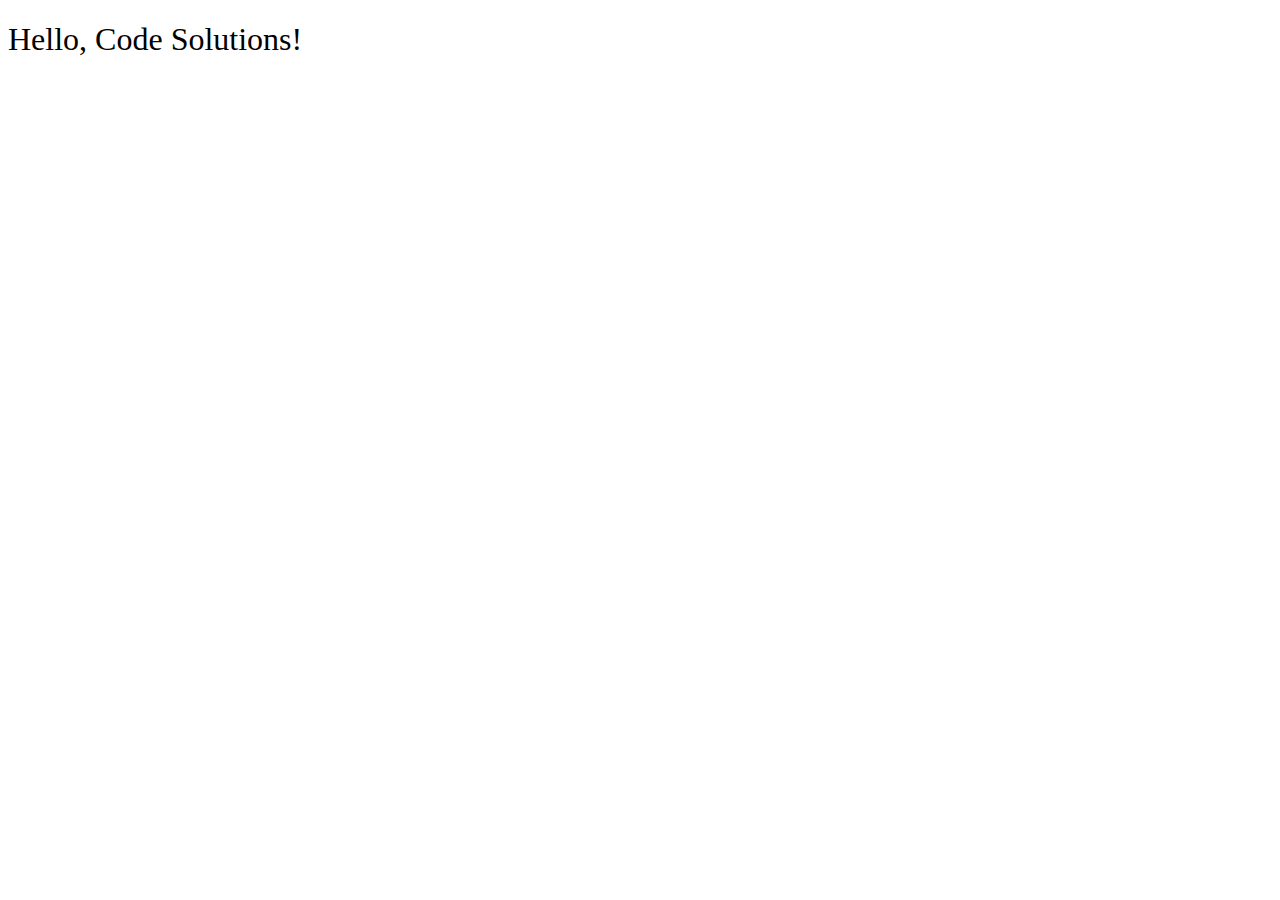
<file: __sample__/index.html>
<!DOCTYPE html>
<html>
<head>
  <title>sample code</title>
  <link rel="stylesheet" href="styles.css">
</head>
<body>
  <h1>Hello, Code Solutions!</h1>
  <script src="main.js"></script>
</body>
</html>
</file>
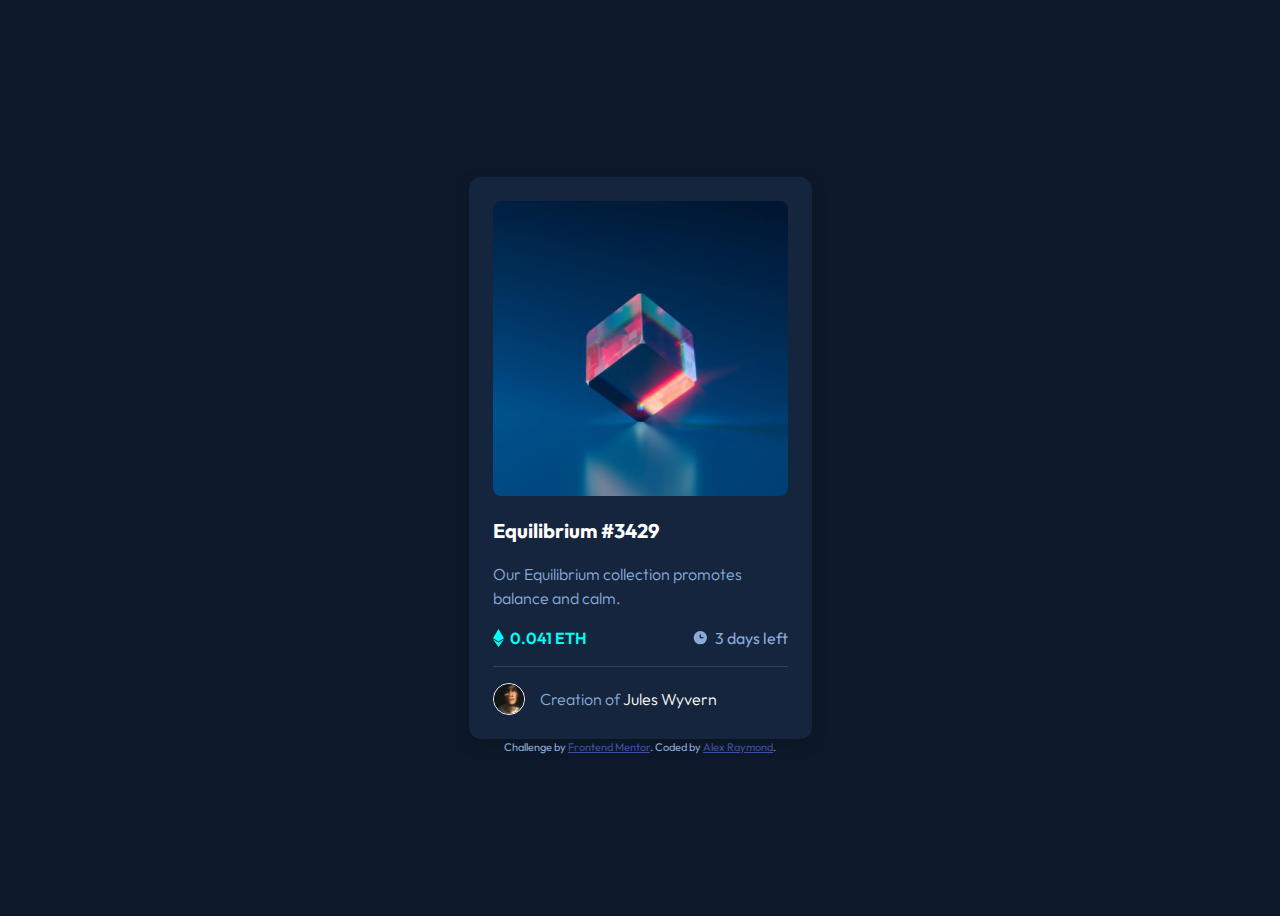
<file: nft-preview-card-component-main/index.html>
<!DOCTYPE html>
<html lang="en">

<head>
  <meta charset="UTF-8">
  <meta name="viewport" content="width=device-width, initial-scale=1.0">
  <!-- displays site properly based on user's device -->

  <link rel="icon" type="image/png" sizes="32x32" href="./images/favicon-32x32.png">

  <title>Frontend Mentor | NFT preview card component</title>

  <!-- Feel free to remove these styles or customise in your own stylesheet 👍 -->
  <style>
    .attribution {
      font-size: 11px;
      text-align: center;
    }

    .attribution a {
      color: hsl(228, 45%, 44%);
    }

  </style>
  <link rel="preconnect" href="https://fonts.googleapis.com">
  <link rel="preconnect" href="https://fonts.gstatic.com" crossorigin>
  <link href="https://fonts.googleapis.com/css2?family=Outfit:wght@300;400;600&display=swap" rel="stylesheet">
  <link rel="stylesheet" href="styles.css">
</head>

<body>

  <div class="nft-container">
    <div class="art-div">
      <img class="nft-art" src="./images/image-equilibrium.jpg">
      <div class="overlay">
        <svg class="eyeball" width="48" height="48" xmlns="http://www.w3.org/2000/svg">
          <g fill="none" fill-rule="evenodd">
            <path d="M0 0h48v48H0z" />
            <path
              d="M24 9C14 9 5.46 15.22 2 24c3.46 8.78 12 15 22 15 10.01 0 18.54-6.22 22-15-3.46-8.78-11.99-15-22-15Zm0 25c-5.52 0-10-4.48-10-10s4.48-10 10-10 10 4.48 10 10-4.48 10-10 10Zm0-16c-3.31 0-6 2.69-6 6s2.69 6 6 6 6-2.69 6-6-2.69-6-6-6Z"
              fill="#FFF" fill-rule="nonzero" />
          </g>
        </svg>
      </div>
    </div>
    <div class="nft-content">
      <h1 class="nft-title">
        Equilibrium #3429
      </h1>
      <p class="nft-description font-weight-300">Our Equilibrium collection promotes balance and calm.

      </p>
      <div class="nft-cost-duration">
        <div class="cost-div">
          <svg class="eth" width="11" height="18" xmlns="http://www.w3.org/2000/svg">
            <path d="M11 10.216 5.5 18 0 10.216l5.5 3.263 5.5-3.262ZM5.5 0l5.496 9.169L5.5 12.43 0 9.17 5.5 0Z"
              fill="#00FFF8" />
          </svg>
          <p class="cost"> 0.041 ETH</p>
        </div>
        <div class="duration-div">
          <svg width="17" height="17" xmlns="http://www.w3.org/2000/svg">
            <path
              d="M8.305 2.007a6.667 6.667 0 1 0 0 13.334 6.667 6.667 0 0 0 0-13.334Zm2.667 7.334H8.305a.667.667 0 0 1-.667-.667V6.007a.667.667 0 0 1 1.334 0v2h2a.667.667 0 0 1 0 1.334Z"
              fill="#8BACD9" />
          </svg>

          <p> 3 days left</p>
        </div>
      </div>
      <div class="nft-creator font-weight-300">
        <img class="creator-avatar" src="./images/image-avatar.png">
        <span class="creator-name"> Creation of <a href="#" class="creator-name-link"> Jules Wyvern</a></span>
      </div>
    </div>
  </div>


  <div class="attribution">
    Challenge by <a href="https://www.frontendmentor.io?ref=challenge" target="_blank">Frontend Mentor</a>.
    Coded by <a href="#">Alex Raymond</a>.
  </div>


</body>

</html>
</file>
<file: __sample__/styles.css>
h1 {
  font-weight: 400;
}
</file>
<file: nft-preview-card-component-main/styles.css>
/*
  1. Use a more-intuitive box-sizing model.
*/
*,
*::before,
*::after {
  box-sizing: border-box;
}

/*
  2. Remove default margin
*/
* {
  margin: 0;
}

/*
  3. Allow percentage-based heights in the application
*/
html,
body {
  height: 100%;
}

/*
  Typographic tweaks!
  4. Add accessible line-height
  5. Improve text rendering
*/

/*
  6. Improve media defaults
*/
img,
picture,
video,
canvas,
svg {
  display: block;
  max-width: 100%;
}

/*
  7. Remove built-in form typography styles
*/
input,
button,
textarea,
select {
  font: inherit;
}

/*
  8. Avoid text overflows
*/
p,
h1,
h2,
h3,
h4,
h5,
h6 {
  overflow-wrap: break-word;
}

/*
  9. Create a root stacking context
*/

body {
  font-family: Outfit, sans-serif;
  font-weight: 400;
  background-color: hsl(217deg 54% 11%);
  color: hsl(215deg 51% 70%);
  display: grid;
  place-content: center;
  margin: 1rem;
  line-height: 1.5;
  -webkit-font-smoothing: antialiased;
}

.nft-container {
  background-color: hsl(216deg 50% 16%);
  padding: 1.5rem;
  border-radius: 0.75rem;
  width: 343px;
  height: 562px;
  box-shadow: rgb(0 0 0 / 22%) 0 5px 15px;
}

img {
  border-radius: 0.5rem;
}

h1 {
  color: hsl(0deg 0% 100%);
  font-size: 20px;
  padding-top: 20px;
}

.creator-name-link {
  color: hsl(0deg 0% 100%);
  text-decoration: none;
}

.creator-avatar {
  width: 2rem;
  height: auto;
  display: inline;
  border-style: solid;
  border-color: hsl(0deg 0% 100%);
  border-radius: 50%;
  border-width: 1px;
}

.nft-content {
  display: grid;
  gap: 1rem;
}

.nft-creator {
  display: inline;
  padding-top: 1rem;
  border-top: 1px solid hsl(215deg 32% 27%);
}

.creator-avatar,
.creator-name {
  vertical-align: middle;
}

.creator-name {
  margin-left: 12px;
}

.font-weight-300 {
  font-weight: 300;
}

.nft-cost-duration {
  display: flex;
  justify-content: space-between;
  align-items: center;
}

.cost {
  color: hsl(178deg 100% 50%);
  font-weight: 600;
  display: flex;
}

.cost-div,
.duration-div {
  display: flex;
  align-items: center;
}

svg {
  display: inline;
  margin-right: 6px;
}

.overlay {
  position: absolute;
  bottom: 0;
  left: 0;
  right: 0;
  background-color: rgb(0 255 247 / 50.8%);
  width: 100%;
  height: 100%;
  overflow: hidden;
  opacity: 0;
  transition: 0.3s ease;
}

.art-div:hover .overlay {
  opacity: 1;
  cursor: pointer;
}

.font-hover-color {
  color: rgb(0 255 247);
}

a:hover,
h1:hover {
  color: rgb(0 255 247);
  cursor: pointer;
}

.art-div {
  position: relative;
}

.eyeball {
  position: absolute;
  top: 50%;
  left: 50%;
  transform: translate(-50%, -50%);
}
</file>
